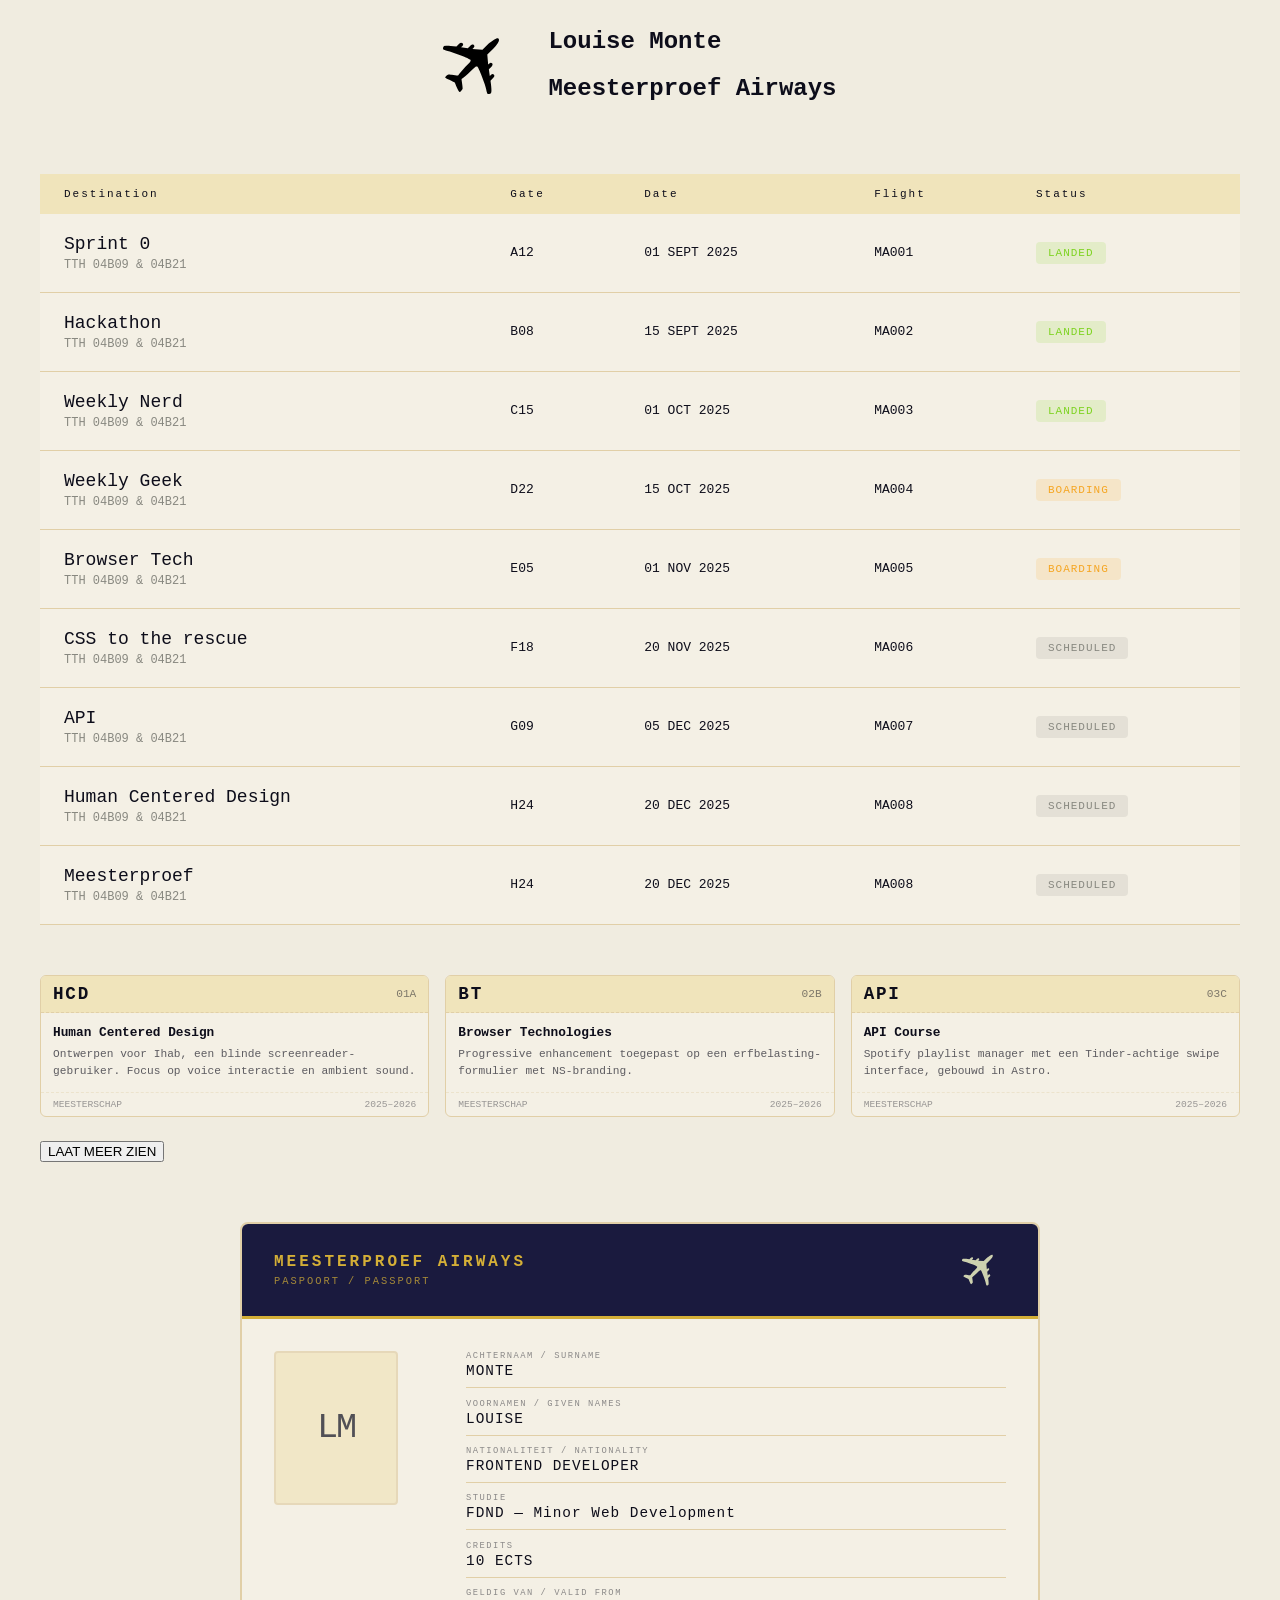
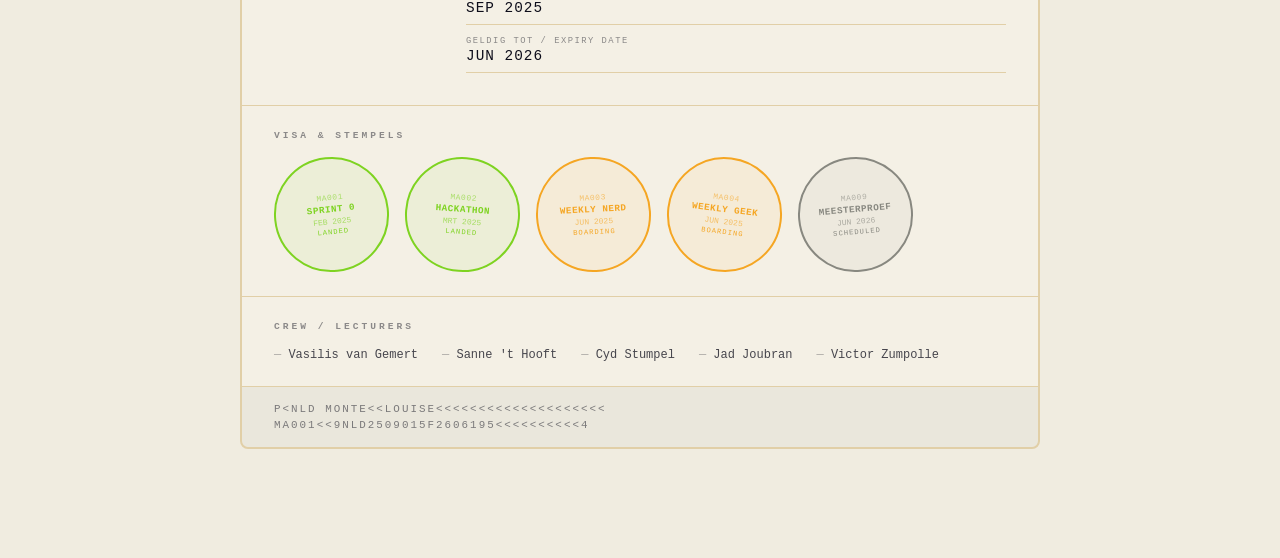
<file: index.html>
<!doctype html>
<html lang="en">
  <head>
    <meta charset="UTF-8" />
    <meta name="viewport" content="width=device-width, initial-scale=1.0" />
    <title>Boarding</title>
    <link rel="stylesheet" href="styles/base.css" />
    <link rel="stylesheet" href="styles/vertrekbord.css" />
    <link rel="stylesheet" href="styles/boardingspas.css" />
    <link rel="stylesheet" href="styles/passport.css" />
  </head>
  <body>
    <header>
      <section class="intro-text">
        <img src="images/plane.svg" height="80" width="80" alt="" class="plane-animated" />
        <div>
          <h1>Louise Monte</h1>
          <h2>Meesterproef Airways</h2>
        </div>
      </section>
    </header>
    <main>
      <section class="vertrekbord">
        <table>
          <thead>
            <tr>
              <th>Destination</th>
              <th>Gate</th>
              <th>Date</th>
              <th>Flight</th>
              <th>Status</th>
            </tr>
          </thead>
          <tbody>
            <tr>
              <td>
                <span class="city">Sprint 0</span>
                <span class="subtitle">TTH 04B09 & 04B21</span>
              </td>
              <td>A12</td>
              <td>01 SEPT 2025</td>
              <td>MA001</td>
              <td><span class="status landed">LANDED</span></td>
            </tr>
            <tr>
              <td>
                <span class="city">Hackathon</span>
                <span class="subtitle">TTH 04B09 & 04B21</span>
              </td>
              <td>B08</td>
              <td>15 SEPT 2025</td>
              <td>MA002</td>
              <td><span class="status landed">LANDED</span></td>
            </tr>
            <tr>
              <td>
                <span class="city">Weekly Nerd</span>
                <span class="subtitle">TTH 04B09 & 04B21</span>
              </td>
              <td>C15</td>
              <td>01 OCT 2025</td>
              <td>MA003</td>
              <td><span class="status landed">LANDED</span></td>
            </tr>
            <tr>
              <td>
                <span class="city">Weekly Geek</span>
                <span class="subtitle">TTH 04B09 & 04B21</span>
              </td>
              <td>D22</td>
              <td>15 OCT 2025</td>
              <td>MA004</td>
              <td><span class="status boarding">BOARDING</span></td>
            </tr>
            <tr>
              <td>
                <span class="city">Browser Tech</span>
                <span class="subtitle">TTH 04B09 & 04B21</span>
              </td>
              <td>E05</td>
              <td>01 NOV 2025</td>
              <td>MA005</td>
              <td><span class="status boarding">BOARDING</span></td>
            </tr>
            <tr>
              <td>
                <span class="city">CSS to the rescue</span>
                <span class="subtitle">TTH 04B09 & 04B21</span>
              </td>
              <td>F18</td>
              <td>20 NOV 2025</td>
              <td>MA006</td>
              <td><span class="status scheduled">SCHEDULED</span></td>
            </tr>
            <tr>
              <td>
                <span class="city">API</span>
                <span class="subtitle">TTH 04B09 & 04B21</span>
              </td>
              <td>G09</td>
              <td>05 DEC 2025</td>
              <td>MA007</td>
              <td><span class="status scheduled">SCHEDULED</span></td>
            </tr>
            <tr>
              <td>
                <span class="city">Human Centered Design</span>
                <span class="subtitle">TTH 04B09 & 04B21</span>
              </td>
              <td>H24</td>
              <td>20 DEC 2025</td>
              <td>MA008</td>
              <td><span class="status scheduled">SCHEDULED</span></td>
            </tr>
            <tr>
              <td>
                <span class="city">Meesterproef</span>
                <span class="subtitle">TTH 04B09 & 04B21</span>
              </td>
              <td>H24</td>
              <td>20 DEC 2025</td>
              <td>MA008</td>
              <td><span class="status scheduled">SCHEDULED</span></td>
            </tr>
          </tbody>
        </table>
      </section>
      <section class="boarding">
        <div class="boarding-grid">
          <article class="pass">
            <div class="pass-top">
              <span class="pass-code">HCD</span>
              <span class="pass-seat">01A</span>
            </div>
            <div class="pass-body">
              <h3>Human Centered Design</h3>
              <p>
                Ontwerpen voor Ihab, een blinde screenreader-gebruiker. Focus op
                voice interactie en ambient sound.
              </p>
            </div>
            <div class="pass-footer">
              <span>MEESTERSCHAP</span>
              <span>2025–2026</span>
            </div>
          </article>

          <article class="pass">
            <div class="pass-top">
              <span class="pass-code">BT</span>
              <span class="pass-seat">02B</span>
            </div>
            <div class="pass-body">
              <h3>Browser Technologies</h3>
              <p>
                Progressive enhancement toegepast op een erfbelasting-formulier
                met NS-branding.
              </p>
            </div>
            <div class="pass-footer">
              <span>MEESTERSCHAP</span>
              <span>2025–2026</span>
            </div>
          </article>

          <article class="pass">
            <div class="pass-top">
              <span class="pass-code">API</span>
              <span class="pass-seat">03C</span>
            </div>
            <div class="pass-body">
              <h3>API Course</h3>
              <p>
                Spotify playlist manager met een Tinder-achtige swipe interface,
                gebouwd in Astro.
              </p>
            </div>
            <div class="pass-footer">
              <span>MEESTERSCHAP</span>
              <span>2025–2026</span>
            </div>
          </article>

          <!-- Verborgen passes -->
          <article class="pass hidden">
            <div class="pass-top">
              <span class="pass-code">CSS</span>
              <span class="pass-seat">04D</span>
            </div>
            <div class="pass-body">
              <h3>CSS to the Rescue</h3>
              <p>
                Portfolio website met wijnkelder-thema, SVG-illustraties en pure
                CSS technieken.
              </p>
            </div>
            <div class="pass-footer">
              <span>MEESTERSCHAP</span>
              <span>2025–2026</span>
            </div>
          </article>

          <article class="pass hidden">
            <div class="pass-top">
              <span class="pass-code">WG</span>
              <span class="pass-seat">05E</span>
            </div>
            <div class="pass-body">
              <h3>Weekly Geeks</h3>
              <p>
                Reflectie blog over gastspreker-sessies en leerervaringen binnen
                de minor.
              </p>
            </div>
            <div class="pass-footer">
              <span>MEESTERSCHAP</span>
              <span>2025–2026</span>
            </div>
          </article>

          <article class="pass hidden">
            <div class="pass-top">
              <span class="pass-code">PT</span>
              <span class="pass-seat">06F</span>
            </div>
            <div class="pass-body">
              <h3>Project Tech</h3>
              <p>
                Technische verdieping in front-end tooling, performance en
                toegankelijkheid.
              </p>
            </div>
            <div class="pass-footer">
              <span>MEESTERSCHAP</span>
              <span>2025–2026</span>
            </div>
          </article>

          <article class="pass hidden">
            <div class="pass-top">
              <span class="pass-code">PT</span>
              <span class="pass-seat">06F</span>
            </div>
            <div class="pass-body">
              <h3>Project Tech</h3>
              <p>
                Technische verdieping in front-end tooling, performance en
                toegankelijkheid.
              </p>
            </div>
            <div class="pass-footer">
              <span>MEESTERSCHAP</span>
              <span>2025–2026</span>
            </div>
          </article>

          <article class="pass hidden">
            <div class="pass-top">
              <span class="pass-code">PT</span>
              <span class="pass-seat">06F</span>
            </div>
            <div class="pass-body">
              <h3>Project Tech</h3>
              <p>
                Technische verdieping in front-end tooling, performance en
                toegankelijkheid.
              </p>
            </div>
            <div class="pass-footer">
              <span>MEESTERSCHAP</span>
              <span>2025–2026</span>
            </div>
          </article>

          <article class="pass hidden">
            <div class="pass-top">
              <span class="pass-code">PT</span>
              <span class="pass-seat">06F</span>
            </div>
            <div class="pass-body">
              <h3>Project Tech</h3>
              <p>
                Technische verdieping in front-end tooling, performance en
                toegankelijkheid.
              </p>
            </div>
            <div class="pass-footer">
              <span>MEESTERSCHAP</span>
              <span>2025–2026</span>
            </div>
          </article>
        </div>

        <button id="toggle-btn">LAAT MEER ZIEN</button>
      </section>

      <section class="passport" aria-label="Paspoort">
        <div class="passport-book">

          <div class="passport-header">
            <div>
              <span class="passport-country">MEESTERPROEF AIRWAYS</span>
              <span class="passport-type">PASPOORT / PASSPORT</span>
            </div>
            <img src="images/plane.svg" class="passport-emblem" alt="" aria-hidden="true" />
          </div>

          <div class="passport-body">
            <div class="passport-photo-section">
              <div class="passport-photo" aria-hidden="true">LM</div>
            </div>
            <div class="passport-details">
              <div class="detail-field">
                <span class="field-label">Achternaam / Surname</span>
                <span class="field-value">MONTE</span>
              </div>
              <div class="detail-field">
                <span class="field-label">Voornamen / Given names</span>
                <span class="field-value">LOUISE</span>
              </div>
              <div class="detail-field">
                <span class="field-label">Nationaliteit / Nationality</span>
                <span class="field-value">FRONTEND DEVELOPER</span>
              </div>
              <div class="detail-field">
                <span class="field-label">Studie</span>
                <span class="field-value">FDND — Minor Web Development</span>
              </div>
              <div class="detail-field">
                <span class="field-label">Credits</span>
                <span class="field-value">10 ECTS</span>
              </div>
              <div class="detail-field">
                <span class="field-label">Geldig van / Valid from</span>
                <span class="field-value">SEP 2025</span>
              </div>
              <div class="detail-field">
                <span class="field-label">Geldig tot / Expiry date</span>
                <span class="field-value">JUN 2026</span>
              </div>
            </div>
          </div>

          <div class="passport-stamps">
            <h3 class="stamps-title">VISA &amp; STEMPELS</h3>
            <div class="stamps-grid">
              <div class="stamp stamp-landed">
                <span class="stamp-flight">MA001</span>
                <span class="stamp-dest">SPRINT 0</span>
                <span class="stamp-date">FEB 2025</span>
                <span class="stamp-status">LANDED</span>
              </div>
              <div class="stamp stamp-landed">
                <span class="stamp-flight">MA002</span>
                <span class="stamp-dest">HACKATHON</span>
                <span class="stamp-date">MRT 2025</span>
                <span class="stamp-status">LANDED</span>
              </div>
              <div class="stamp stamp-boarding">
                <span class="stamp-flight">MA003</span>
                <span class="stamp-dest">WEEKLY NERD</span>
                <span class="stamp-date">JUN 2025</span>
                <span class="stamp-status">BOARDING</span>
              </div>
              <div class="stamp stamp-boarding">
                <span class="stamp-flight">MA004</span>
                <span class="stamp-dest">WEEKLY GEEK</span>
                <span class="stamp-date">JUN 2025</span>
                <span class="stamp-status">BOARDING</span>
              </div>
              <div class="stamp stamp-scheduled">
                <span class="stamp-flight">MA009</span>
                <span class="stamp-dest">MEESTER&shy;PROEF</span>
                <span class="stamp-date">JUN 2026</span>
                <span class="stamp-status">SCHEDULED</span>
              </div>
            </div>
          </div>

          <div class="passport-crew">
            <h3 class="crew-title">CREW / LECTURERS</h3>
            <ul class="crew-list">
              <li>Vasilis van Gemert</li>
              <li>Sanne 't Hooft</li>
              <li>Cyd Stumpel</li>
              <li>Jad Joubran</li>
              <li>Victor Zumpolle</li>
            </ul>
          </div>

          <div class="passport-mrz" aria-hidden="true">
            <span>P&lt;NLD MONTE&lt;&lt;LOUISE&lt;&lt;&lt;&lt;&lt;&lt;&lt;&lt;&lt;&lt;&lt;&lt;&lt;&lt;&lt;&lt;&lt;&lt;&lt;&lt;</span>
            <span>MA001&lt;&lt;9NLD2509015F2606195&lt;&lt;&lt;&lt;&lt;&lt;&lt;&lt;&lt;&lt;4</span>
          </div>

        </div>
      </section>
    </main>
  </body>
  <script src="scripts/script.js"></script>
</html>
</file>
<file: styles/base.css>
:root {
  --bg: #f0ece0;
  --bg-tile: #f4f0e5;
  --bg-tile-top: #f0e4bb;
  --bg-tile-hover: rgba(0, 0, 0, 0.05);
  --text: #0d0d1a;
  --font-mono: "Share Tech Mono", monospace;
  --border: #e1cfa7;
}

@media (prefers-color-scheme: dark) {
  :root {
    --bg: #0d0d1a;
    --bg-tile: #0f0f1e;
    --bg-tile-hover: #f0e4bb12;
    --bg-tile-top: #aeaec83d;
    --border: #2a2a3e;
    --text: #f0ece0;
  }
}

body {
  background-color: var(--bg);
  color: var(--text);
  font-family: var(--font-mono);
}

header {
  display: flex;
  justify-content: center;
  align-items: center;
  flex-direction: column;
}

.intro-text {
  display: flex;
  justify-content: center;
  align-items: center;
  gap: 25px;
  margin: 0;
}

.intro-text h2 {
  line-height: 1.2;
}

/* Vliegtuig animatie: vliegt van boven naar beneden, dan omhoog */
@keyframes planeEntry {
  0% {
    transform: translateY(-300px) scale(0.8);
    opacity: 0;
  }
  45% {
    transform: translateY(220px) scale(1.1);
    opacity: 1;
  }
  100% {
    transform: translateY(0) scale(1);
    opacity: 1;
  }
}

.plane-animated {
  animation: planeEntry 2s cubic-bezier(0.25, 0.46, 0.45, 0.94) both;
}

@media (prefers-color-scheme: dark) {
  .intro-text img {
    filter: invert(1);
  }
}

@media (prefers-reduced-motion: reduce) {
  .plane-animated {
    animation: none;
  }
}
</file>
<file: styles/vertrekbord.css>
:root {
  --bg: #f0ece0;
  --bg-tile: #f4f0e5;
  --bg-tile-top: #f0e4bb;
  --bg-tile-hover: rgba(0, 0, 0, 0.05);
  --text: #0d0d1a;
  --font-mono: "Share Tech Mono", monospace;
  --border: #e1cfa7;
}

@media (prefers-color-scheme: dark) {
  :root {
    --bg: #0d0d1a;
    --bg-tile: #0f0f1e;
    --bg-tile-hover: #f0e4bb12;
    --bg-tile-top: #aeaec83d;
    --border: #2a2a3e;
    --text: #f0ece0;
  }
}

/* Vertrekbord stijgt op terwijl het vliegtuig omhoog gaat */
@keyframes tableRise {
  from {
    transform: translateY(80px);
    opacity: 0;
  }
  to {
    transform: translateY(0);
    opacity: 1;
  }
}

.vertrekbord {
  max-width: 1200px;
  margin: 0 auto;
  margin-top: 50px;
  animation: tableRise 0.9s ease-out 0.85s both;
}

@media (prefers-reduced-motion: reduce) {
  .vertrekbord {
    animation: none;
  }
}

table {
  width: 100%;
  border-collapse: collapse;
  font-family: var(--font-mono);
}

thead {
  background-color: var(--bg-tile-top);
  cursor: pointer;
}

th {
  padding: 14px 24px;
  text-align: left;
  font-size: 11px;
  letter-spacing: 2px;
  font-weight: 400;
  cursor: pointer;
}

tbody tr:hover td {
  background-color: var(--bg-tile-hover);
  cursor: pointer;
}

td {
  padding: 20px 24px;
  font-size: 13px;
  color: var(--text);
  border-bottom: var(--border) solid 1px;
  background-color: var(--bg-tile);
}

.city {
  display: block;
  font-size: 18px;
  color: var(--text);
  margin-bottom: 4px;
}

.subtitle {
  display: block;
  font-size: 12px;
  color: #888880;
}

.status {
  padding: 5px 12px;
  border-radius: 4px;
  font-size: 11px;
  letter-spacing: 1px;
}

.status.landed {
  background: rgba(126, 211, 33, 0.15);
  color: #7ed321;
}

.status.boarding {
  background: rgba(245, 166, 35, 0.15);
  color: #f5a623;
}

.status.scheduled {
  background: rgba(136, 136, 128, 0.15);
  color: #888880;
}
</file>
<file: styles/boardingspas.css>
:root {
  --bg: #f0ece0;
  --bg-tile: #f4f0e5;
  --bg-tile-top: #f0e4bb;
  --bg-tile-hover: rgba(0, 0, 0, 0.05);
  --text: #0d0d1a;
  --font-mono: "Share Tech Mono", monospace;
  --border: #e1cfa7;
}

@media (prefers-color-scheme: dark) {
  :root {
    --bg: #0d0d1a;
    --bg-tile: #0f0f1e;
    --bg-tile-hover: #f0e4bb12;
    --bg-tile-top: #aeaec83d;
    --border: #2a2a3e;
    --text: #f0ece0;
  }
}

.boarding {
  max-width: 1200px;
  margin: 0 auto;
  margin-top: 50px;
}

.boarding-grid {
  display: grid;
  grid-template-columns: repeat(3, 1fr);
  gap: 1rem;
  margin-bottom: 1.5rem;
}

.pass {
  background: var(--bg-tile);
  border: 1px solid var(--border);
  border-radius: 6px;
  overflow: hidden;
  font-family: var(--font-mono);
}

.pass.hidden {
  display: none;
}

.pass-top {
  background: var(--bg-tile-top);
  display: flex;
  justify-content: space-between;
  align-items: center;
  padding: 0.5rem 0.75rem;
  border-bottom: 1px dashed var(--border);
}

.pass-code {
  font-size: 1.1rem;
  font-weight: bold;
  letter-spacing: 0.1em;
  color: var(--text);
}

.pass-seat {
  font-size: 0.7rem;
  opacity: 0.5;
}

.pass-body {
  padding: 0.75rem;
}

.pass-body h3 {
  font-size: 0.8rem;
  margin: 0 0 0.4rem;
  color: var(--text);
}

.pass-body p {
  font-size: 0.7rem;
  opacity: 0.65;
  margin: 0;
  line-height: 1.5;
}

.pass-footer {
  display: flex;
  justify-content: space-between;
  padding: 0.4rem 0.75rem;
  border-top: 1px dashed var(--border);
  font-size: 0.6rem;
  opacity: 0.4;
}
</file>
<file: styles/passport.css>
.passport {
  max-width: 800px;
  margin: 60px auto 80px;
  padding: 0 1rem;
}

.passport-book {
  background: var(--bg-tile);
  border: 2px solid var(--border);
  border-radius: 8px;
  overflow: hidden;
  font-family: var(--font-mono);
}

/* Header: donkere balk met gouden tekst */
.passport-header {
  background: #1a1a3e;
  color: #d4af37;
  display: flex;
  justify-content: space-between;
  align-items: center;
  padding: 1.5rem 2rem;
  border-bottom: 3px solid #d4af37;
}

.passport-header > div {
  display: flex;
  flex-direction: column;
  gap: 4px;
}

.passport-country {
  font-size: 1rem;
  letter-spacing: 3px;
  font-weight: bold;
}

.passport-type {
  font-size: 0.65rem;
  letter-spacing: 2px;
  opacity: 0.75;
}

.passport-emblem {
  height: 44px;
  width: 44px;
  filter: invert(1) sepia(1) saturate(3) hue-rotate(5deg) brightness(0.9);
  opacity: 0.9;
}

/* Bio pagina */
.passport-body {
  display: grid;
  grid-template-columns: 160px 1fr;
  gap: 2rem;
  padding: 2rem;
  border-bottom: 1px solid var(--border);
}

.passport-photo {
  width: 120px;
  height: 150px;
  background: var(--bg-tile-top);
  border: 2px solid var(--border);
  display: flex;
  align-items: center;
  justify-content: center;
  font-size: 2.2rem;
  letter-spacing: -2px;
  color: var(--text);
  border-radius: 4px;
  opacity: 0.7;
}

.passport-details {
  display: flex;
  flex-direction: column;
  gap: 0.65rem;
}

.detail-field {
  display: flex;
  flex-direction: column;
  gap: 2px;
  border-bottom: 1px solid var(--border);
  padding-bottom: 0.5rem;
}

.field-label {
  font-size: 0.55rem;
  letter-spacing: 1.5px;
  opacity: 0.45;
  text-transform: uppercase;
}

.field-value {
  font-size: 0.9rem;
  letter-spacing: 1px;
}

/* Stempels */
.passport-stamps {
  padding: 1.5rem 2rem;
  border-bottom: 1px solid var(--border);
}

.stamps-title,
.crew-title {
  font-size: 0.6rem;
  letter-spacing: 3px;
  opacity: 0.45;
  margin: 0 0 1rem;
  text-transform: uppercase;
}

.stamps-grid {
  display: flex;
  flex-wrap: wrap;
  gap: 1rem;
}

.stamp {
  border: 2px solid;
  border-radius: 50%;
  width: 95px;
  height: 95px;
  display: flex;
  flex-direction: column;
  align-items: center;
  justify-content: center;
  text-align: center;
  padding: 0.5rem;
  gap: 2px;
}

.stamp:nth-child(1) { transform: rotate(-6deg); }
.stamp:nth-child(2) { transform: rotate(4deg); }
.stamp:nth-child(3) { transform: rotate(-3deg); }
.stamp:nth-child(4) { transform: rotate(7deg); }
.stamp:nth-child(5) { transform: rotate(-5deg); }

.stamp-flight {
  font-size: 0.5rem;
  opacity: 0.6;
  letter-spacing: 0.5px;
}

.stamp-dest {
  font-size: 0.58rem;
  font-weight: bold;
  letter-spacing: 0.5px;
  line-height: 1.2;
}

.stamp-date {
  font-size: 0.5rem;
  opacity: 0.65;
}

.stamp-status {
  font-size: 0.45rem;
  letter-spacing: 1px;
}

.stamp-landed {
  border-color: #7ed321;
  color: #7ed321;
  background: rgba(126, 211, 33, 0.07);
}

.stamp-boarding {
  border-color: #f5a623;
  color: #f5a623;
  background: rgba(245, 166, 35, 0.07);
}

.stamp-scheduled {
  border-color: #888880;
  color: #888880;
  background: rgba(136, 136, 128, 0.07);
}

/* Crew */
.passport-crew {
  padding: 1.5rem 2rem;
  border-bottom: 1px solid var(--border);
}

.crew-list {
  list-style: none;
  padding: 0;
  margin: 0;
  display: flex;
  flex-wrap: wrap;
  gap: 0.4rem 1.5rem;
}

.crew-list li {
  font-size: 0.75rem;
  opacity: 0.75;
}

.crew-list li::before {
  content: '— ';
  opacity: 0.4;
}

/* MRZ zone onderaan */
.passport-mrz {
  background: rgba(0, 0, 0, 0.04);
  padding: 1rem 2rem;
  display: flex;
  flex-direction: column;
  gap: 4px;
}

@media (prefers-color-scheme: dark) {
  .passport-mrz {
    background: rgba(255, 255, 255, 0.03);
  }
}

.passport-mrz span {
  font-size: 0.68rem;
  letter-spacing: 2px;
  opacity: 0.5;
  font-family: var(--font-mono);
  word-break: break-all;
}

/* Responsive */
@media (max-width: 600px) {
  .passport-body {
    grid-template-columns: 1fr;
  }

  .passport-photo-section {
    display: flex;
    justify-content: center;
  }

  .passport-header {
    padding: 1rem 1.25rem;
  }

  .passport-stamps,
  .passport-crew,
  .passport-body {
    padding: 1.25rem;
  }

  .stamps-grid {
    justify-content: center;
  }
}
</file>
